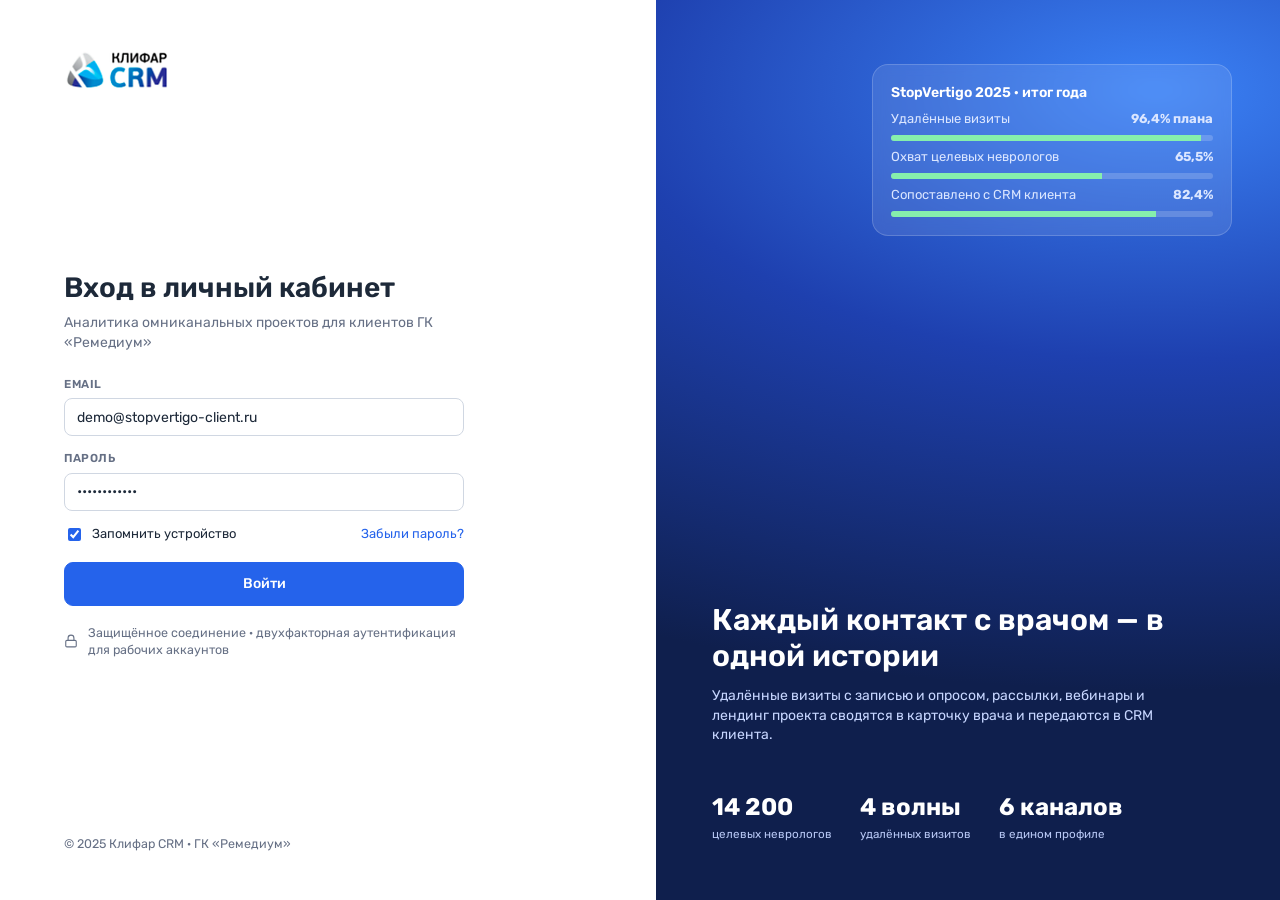
<file: index.html>
<!doctype html>
<html lang="ru">
<head>
<meta charset="utf-8">
<meta name="viewport" content="width=device-width, initial-scale=1">
<title>Клифар CRM · Личный кабинет клиента · StopVertigo 2025</title>
<link rel="icon" href="assets/favicon.png">
<link rel="preload" href="assets/fonts/rubik-cyrillic-400-normal.woff2" as="font" type="font/woff2" crossorigin>
<link rel="preload" href="assets/fonts/rubik-cyrillic-600-normal.woff2" as="font" type="font/woff2" crossorigin>
<link rel="stylesheet" href="assets/css/app.css">
</head>
<body>
<div id="app"><div style="font-family:system-ui,sans-serif;color:#667085;display:flex;align-items:center;justify-content:center;height:100vh">Загрузка кабинета…</div></div>
<script>
window.addEventListener('error',function(e){var a=document.getElementById('app');if(a&&!a.querySelector('.hdr,.login'))a.innerHTML='<div style="font-family:system-ui,sans-serif;padding:40px;color:#344054">Не удалось загрузить кабинет. Обновите страницу (Ctrl+F5) или откройте её в Chrome, Edge или Яндекс Браузере.<br><small style="color:#98a2b3">'+(e.message||'')+'</small></div>';});
</script>
<script src="assets/vendor/chart.umd.min.js"></script>
<script src="assets/js/audio-meta.js"></script>
<script src="assets/js/data.js"></script>
<script src="assets/js/email-tpl.js"></script>
<script src="assets/js/app.js"></script>
</body>
</html>
</file>
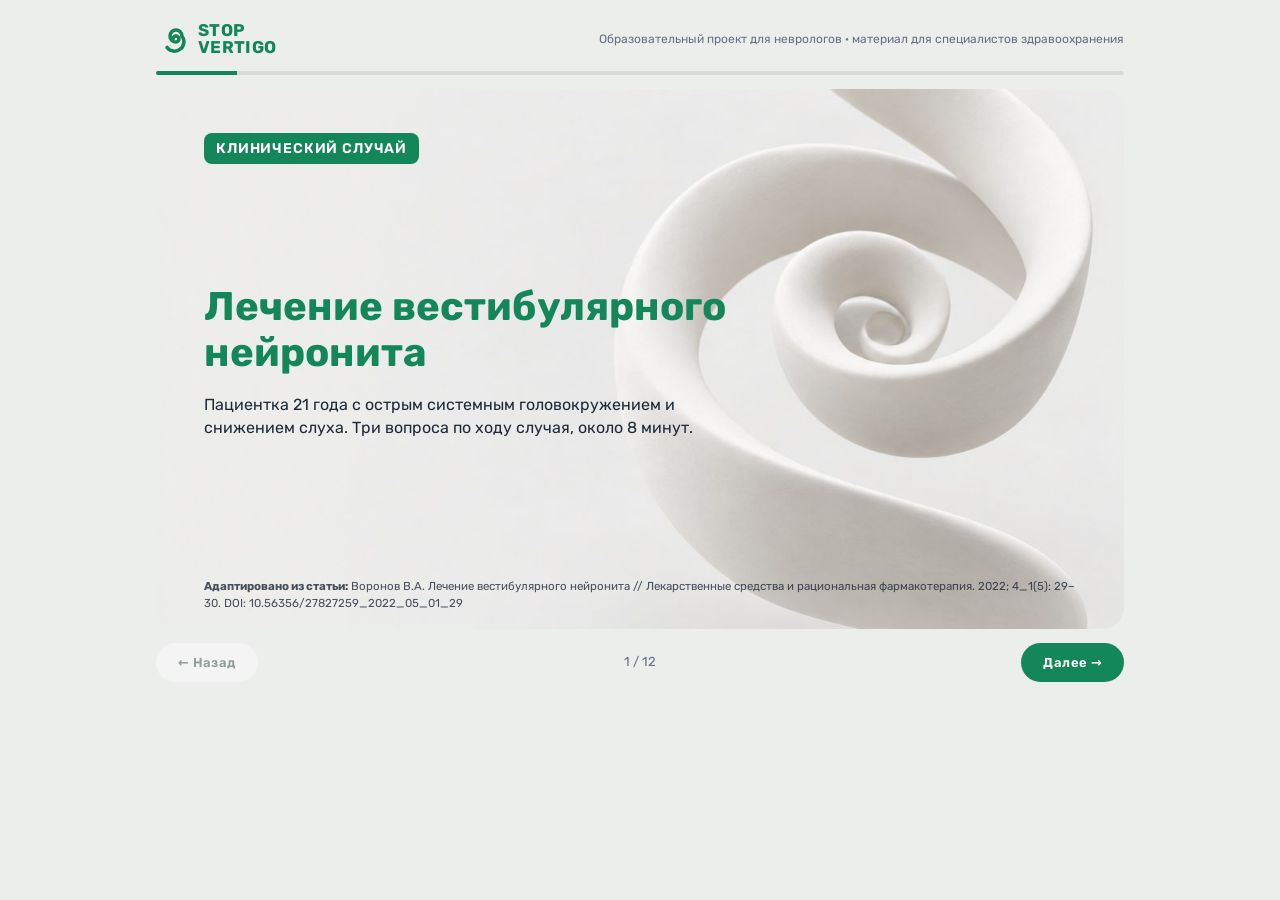
<file: case/index.html>
<!doctype html>
<html lang="ru">
<head>
<meta charset="utf-8">
<meta name="viewport" content="width=device-width,initial-scale=1">
<title>Клинический случай: лечение вестибулярного нейронита · StopVertigo</title>
<link rel="icon" href="../assets/favicon.png">
<link rel="stylesheet" href="../assets/css/app.css">
<style>
body{background:#eceeec;margin:0;font-family:Rubik,system-ui,sans-serif;color:#1d2939}
.cs-w{max-width:1000px;margin:0 auto;padding:22px 16px 40px}
.cs-top{display:flex;align-items:center;gap:14px;margin-bottom:14px}.cs-top .sp{flex:1}
.cs-top .sv-logo{color:#14875a}.cs-top small{color:#667085;font-size:12px}
.cs-prog{height:4px;background:#d7dcd8;border-radius:4px;overflow:hidden;margin-bottom:14px}.cs-prog i{display:block;height:100%;background:#14875a;transition:width .3s}
.slide{position:relative;border-radius:22px;overflow:hidden;min-height:540px;padding:44px 48px 64px;background:#2f8f66 url(../assets/img/swirl.jpg) right center/cover no-repeat;background-blend-mode:soft-light;color:#fff}
.slide.light{background-color:#f1f1f1;background-blend-mode:normal;color:#1d2939}
.slide h1{font-size:40px;line-height:1.15;color:#14875a;margin:120px 0 0;max-width:560px}
.slide .kick{font-size:14px;font-weight:600;letter-spacing:.06em;text-transform:uppercase;color:#fff;background:#14875a;display:inline-block;padding:6px 12px;border-radius:8px}
.slide h2{font-size:26px;margin:0 0 20px}
.slide .src{position:absolute;left:48px;right:48px;bottom:18px;font-size:11.5px;opacity:.8;line-height:1.4}
.panel{background:#f8f7f8;color:#1d2939;border-radius:20px;padding:26px 30px;max-width:860px}
.panel h3{color:#14875a;font-size:20px;text-transform:uppercase;margin:0 0 12px}
.panel ul{margin:0;padding-left:20px}.panel li{margin:6px 0;line-height:1.5;font-size:15.5px}
.panel li::marker{color:#14875a}
.bar{background:#14875a;color:#fff;border-radius:18px;padding:18px 26px;font-size:22px;font-weight:600;margin-bottom:16px;max-width:860px}
.opts{display:grid;gap:10px;margin-top:6px}
.opt{display:flex;gap:12px;align-items:center;background:#fff;border:2px solid #dfe5e1;border-radius:14px;padding:14px 16px;font-size:16px;cursor:pointer;text-align:left;color:#1d2939;font-family:inherit}
.opt:hover{border-color:#14875a}.opt b{flex:none;width:28px;height:28px;border-radius:50%;background:#e7f4ed;color:#14875a;display:grid;place-items:center;font-size:13px}
.opt.ok{border-color:#16a34a;background:#f0fdf4}.opt.bad{border-color:#dc2626;background:#fef2f2}.opt[disabled]{cursor:default}
.fb{margin-top:14px;display:none}.fb.on{display:block}
.fb .verdict{font-weight:700;font-size:17px;margin-bottom:8px}.fb .verdict.ok{color:#15803d}.fb .verdict.bad{color:#b91c1c}
.res{margin-top:12px;background:#e7f4ed;border-radius:12px;padding:12px 16px;font-size:15px}
.nav{display:flex;align-items:center;gap:10px;margin-top:14px}.nav .sp{flex:1}
.nb{border:0;border-radius:999px;padding:12px 22px;font:600 13px Rubik,system-ui;letter-spacing:.03em;cursor:pointer;background:#fff;color:#0f2a1f}
.nb.pr{background:#14875a;color:#fff}.nb[disabled]{opacity:.4;cursor:default}
.cnt{font-size:13px;color:#667085}
.score{font-size:46px;font-weight:700;color:#14875a;margin:6px 0}
@media (max-width:700px){.slide{padding:28px 20px 70px;min-height:600px;background-position:62% center}.slide h1{font-size:30px;margin-top:80px}.slide .src{left:20px;right:20px}}
</style>
</head>
<body>
<div class="cs-w">
  <div class="cs-top"><span class="sv-logo"><svg viewBox="0 0 40 40" fill="none" stroke="currentColor" stroke-width="4.2" stroke-linecap="round" style="width:34px;height:34px"><path d="M20 20a3.5 3.5 0 1 1 3.5 3.5A7 7 0 1 1 30.5 16.5 10.5 10.5 0 1 1 13 30"/></svg><b style="font-size:17px;line-height:1.02">STOP<br>VERTIGO</b></span><span class="sp"></span><small>Образовательный проект для неврологов · материал для специалистов здравоохранения</small></div>
  <div class="cs-prog"><i id="pg"></i></div>
  <div id="slide"></div>
  <div class="nav"><button class="nb" id="prev">← Назад</button><span class="sp"></span><span class="cnt" id="cnt"></span><span class="sp"></span><button class="nb pr" id="next">Далее →</button></div>
</div>
<script>
(function () {
  const SRC = 'Адаптировано из статьи: Воронов В.А. Лечение вестибулярного нейронита // Лекарственные средства и рациональная фармакотерапия. 2022; 4_1(5): 29–30. DOI: 10.56356/27827259_2022_05_01_29';
  const ul = a => '<ul>' + a.map(x => `<li>${x}</li>`).join('') + '</ul>';
  const S = [
    { light: true, html: `<span class="kick">Клинический случай</span><h1>Лечение вестибулярного нейронита</h1><p style="max-width:520px;margin-top:18px;font-size:16px">Пациентка 21 года с острым системным головокружением и снижением слуха. Три вопроса по ходу случая, около 8 минут.</p>`, src: '<b>' + SRC.replace(': ', ':</b> ') },
    { light: true, html: `<div class="bar">Головокружение — частая жалоба у пациентов разного возраста</div><div class="panel">${ul(['До 5–10% пациентов, обратившихся к врачу общей практики, и до 10–20% пациентов, пришедших к неврологу, жалуются именно на головокружение [1].', 'Хотя бы раз в течение жизни головокружение испытывают 20–30% людей; ежегодно головокружение возникает у 4,9% людей [1].', 'Головокружение — субъективный симптом, который сопровождает течение целого ряда заболеваний различных органов и систем организма [2].'])}</div>`, src: '1. Замерград М.В. Возрастные аспекты головокружений // Неврологический журнал. 2014. №3.<br>2. Веселаго О.В. Алгоритм диагностики головокружения // Нервные болезни. 2009. №3.' },
    { html: `<h2>Пациентка, 21 год</h2><div class="panel"><h3>Жалобы при обращении</h3>${ul(['Выраженное системное головокружение в любом положении головы, усиливающееся при попытке движения, перемене положения тела.', 'Шум в правом ухе по типу звона.', 'Снижение слуха на правое ухо.'])}</div>`, src: SRC },
    { html: `<h2>Пациентка, 21 год</h2><div class="panel"><h3>Анамнез заболевания</h3>${ul(['Заболела 5 дней назад (2 недели назад перенесла коронавирусную инфекцию).', 'В первый день вызвала скорую помощь, внутримышечно введён противорвотный препарат. Состояние не улучшилось, через 2 часа доставлена в неврологический стационар: осмотр невролога, КТ головного мозга (данных за ОНМК не получено), отпущена под амбулаторное наблюдение.', 'Назначен бетагистин. Состояние не улучшается, но тошнота снизилась.'])}<h3 style="margin-top:18px">Анамнез жизни</h3>${ul(['Работает медицинской сестрой.', 'Сахарный диабет 1-го типа (получает инсулин).', 'Вредных привычек нет.'])}</div>`, src: SRC },
    { html: `<h2>Пациентка, 21 год</h2><div class="panel"><h3>Неврологический статус</h3>${ul(['Ходит, широко расставляя ноги, заносит вправо.', 'Спонтанный горизонтальный нистагм влево II степени, подчиняется закону Александера. В очках Френзеля усиливается до III степени, при фиксации взора уменьшается до I. Импульс-тест положителен вправо.', 'Разворот в пробе Унтербергера вправо на 90°, проба выполнима только с поддержкой.', 'В пробе Ромберга диффузно неустойчива, шаткость усиливается при закрытых глазах.', 'Позиционные пробы Дикса–Холлпайка, МакКлюра–Паганини и Воронова–Бабияка — данных за ДППГ нет.', 'Плавное слежение и саккады не нарушены.', 'Аудиометрически — снижение слуха справа до 3-й степени по типу звуковосприятия.'])}</div>`, src: SRC },
    { q: { t: 'Вопрос 1. Какие обследования нужно провести для подтверждения диагноза?', o: ['Калорические пробы', 'МРТ головного мозга', 'Калорические пробы и МРТ'], ok: 0,
      fb: ul(['Диагноз вестибулярного нейронита основывается на клинической картине, результатах отоневрологического обследования и исключении других заболеваний.', 'Диагноз подтверждается калорической пробой, выявляющей вестибулярную гипо- или арефлексию на стороне поражения.', 'КТ и МРТ не обязательны при типичной клинической картине; МРТ рекомендуется, если у пациента есть факторы риска инсульта и симптомы не разрешаются в течение 48 часов.']) + '<div class="res"><b>Результаты:</b> слева калорический ответ нормальный, справа ни в тепловой, ни в холодовой пробе ответа нет — 100% гипорефлексия справа.</div>' }, src: 'Парфенов В.А. Вестибулярный нейронит // Медицинский совет. 2021;(2):31–36.' },
    { html: `<h2>Пациентка, 21 год</h2><div class="panel"><h3>Диагноз</h3><p style="font-size:16px;line-height:1.55;margin:0 0 10px"><b>H81.2</b> — Вестибулярный нейронит справа, стадия подавления (сочетание вестибулярного нейронита сосудистой этиологии и острой сенсоневральной тугоухости на одно ухо со значимой потерей слуха).</p><p style="font-size:16px;line-height:1.55;margin:0"><b>H90.4</b> — Острая правосторонняя сенсоневральная тугоухость. Субъективный ушной шум.</p></div>`, src: SRC },
    { light: true, html: `<div class="bar">Диагностика основывается на типичной клинической картине</div><div class="panel">${ul(['Острое и относительно длительное (от нескольких часов до нескольких суток) вестибулярное головокружение с неустойчивостью, горизонтальным или горизонтально-ротаторным спонтанным нистагмом, осциллопсией, тошнотой и рвотой [1, 2].', 'Заболеванию может предшествовать респираторная вирусная инфекция [2].', 'Симптомов поражения ствола или других отделов головного мозга нет [2].', 'Характерно соответствие нистагма закону Александера [1].', 'Диагноз подтверждают видеонистагмография, тест импульсного движения головой, шагающая проба Фукуда и калорическая проба [1, 3].'])}</div>`, src: '1. Самарцев И.Н., Живолупов С.А. Современные представления о вестибулярном нейроните // Известия Российской военно-медицинской академии. 2020. Т. 39, № S3-2.<br>2. Замерград М.В. Вестибулярный нейронит // РМЖ. 2008. Т. 16, № 12.  3. Демина К.А., Никитенко П.С. // Архивъ внутренней медицины. 2017. №5 (37).' },
    { q: { t: 'Вопрос 2. С какими заболеваниями следует проводить дифференциальную диагностику вестибулярного нейронита?', o: ['Острое нарушение мозгового кровообращения', 'Доброкачественное пароксизмальное позиционное головокружение', 'Болезнь Меньера', 'Новообразования', 'Все ответы верные'], ok: 4,
      fb: ul(['Лечение вестибулярного нейронита складывается из симптоматической терапии, направленной на уменьшение головокружения, тошноты и рвоты, и вестибулярной реабилитации, которая ускоряет компенсацию [1].', 'Метилпреднизолон в первые трое суток повышает частоту восстановления вестибулярной функции через год [2].', 'Противогерпетические препараты (отдельно или с метилпреднизолоном) восстановление не улучшают [2].']) }, src: '1. Baloh R.W. Clinical practice. Vestibular neuritis // N Engl J Med. 2003;348(11):1027–32.<br>2. Замерград М.В. Возрастные аспекты головокружений // Неврологический журнал. 2014. №3.' },
    { html: `<h2>Пациентка, 21 год</h2><div class="panel"><h3>Лечение</h3>${ul(['Лечение стационарное.', 'В связи с сахарным диабетом 1-го типа классическая терапия кортикостероидами невозможна.', 'Назначены сосудистая и метаболическая терапия, бетагистин 24 мг 2 раза в день.'])}<h3 style="margin-top:18px">Повторный осмотр через 10 дней</h3>${ul(['Спонтанный нистагм влево 0–I степени, при фиксации взора исчезает; импульс-тест сомнительный.', 'Разворот в пробе Унтербергера — 20°; в пробе Ромберга устойчива.', 'Слух справа улучшился до 2-й степени тугоухости; шум тише и ниже по частоте.', 'Гипорефлексия справа по калорической пробе — 67%: выше нормы, но для 10 дней терапии это очень хороший результат.'])}</div>`, src: SRC },
    { q: { t: 'Вопрос 3. Что важнее всего для восстановления на амбулаторном этапе?', o: ['Продолжать вестибулярные супрессанты до полного исчезновения головокружения', 'Как можно раньше начать вестибулярную реабилитацию', 'Строгий постельный режим до полного восстановления'], ok: 1,
      fb: ul(['Повреждения периферической вестибулярной системы, как правило, хорошо компенсируются; сохранность центральных механизмов компенсации повышает вероятность полного исчезновения головокружения и неустойчивости.', 'Эффективность компенсации значительно повышает вестибулярная гимнастика. Чем раньше начата реабилитация, тем она эффективнее.', 'Длительный приём вестибулярных супрессантов и ограничение движений замедляют компенсацию.']) }, src: 'Замерград М.В. Возрастные аспекты головокружений // Неврологический журнал. 2014. №3.' },
    { light: true, end: true },
  ];
  const A = {}; let i = 0;
  const el = document.getElementById('slide');
  function draw() {
    const s = S[i];
    let h = '';
    if (s.q) {
      const a = A[i];
      h = `<div class="bar" style="font-size:20px">${s.q.t}</div><div class="panel"><div class="opts">${s.q.o.map((o, k) => `<button class="opt ${a != null ? (k === s.q.ok ? 'ok' : k === a ? 'bad' : '') : ''}" data-o="${k}" ${a != null ? 'disabled' : ''}><b>${'АБВГД'[k]}</b>${o}</button>`).join('')}</div>
        <div class="fb ${a != null ? 'on' : ''}"><div class="verdict ${a === s.q.ok ? 'ok' : 'bad'}">${a === s.q.ok ? 'Вы ответили правильно' : 'Вы ответили неправильно'} · верно: ${s.q.o[s.q.ok]}</div>${s.q.fb}</div></div>`;
    } else if (s.end) {
      const qs = S.map((x, k) => x.q ? k : -1).filter(k => k >= 0); const ok = qs.filter(k => A[k] === S[k].q.ok).length;
      h = `<span class="kick">Итог</span><div class="panel" style="margin-top:60px;max-width:560px"><div>Ваш результат</div><div class="score">${ok} из ${qs.length}</div><p style="font-size:15px;line-height:1.55;margin:0">Вестибулярный нейронит — диагноз клинический: острое длительное головокружение, нистагм по закону Александера, положительный импульс-тест и отсутствие стволовой симптоматики. Подтверждение — калорическая проба. Ключ к восстановлению — ранняя вестибулярная реабилитация.</p><p style="margin:14px 0 0;font-size:13px;color:#667085">За прохождение случая начислено 2 балла проекта.</p></div>`;
    } else h = s.html;
    el.innerHTML = `<div class="slide ${s.light ? 'light' : ''}">${h}${s.src ? `<div class="src">${s.src}</div>` : ''}</div>`;
    el.querySelectorAll('[data-o]').forEach(b => b.addEventListener('click', () => { A[i] = +b.dataset.o; draw(); }));
    document.getElementById('pg').style.width = ((i + 1) / S.length * 100) + '%';
    document.getElementById('cnt').textContent = `${i + 1} / ${S.length}`;
    document.getElementById('prev').disabled = i === 0;
    const nx = document.getElementById('next');
    nx.disabled = !!(s.q && A[i] == null); nx.textContent = i === S.length - 1 ? 'Пройти заново' : (s.q && A[i] == null ? 'Выберите ответ' : 'Далее →');
  }
  document.getElementById('prev').onclick = () => { if (i > 0) { i--; draw(); } };
  document.getElementById('next').onclick = () => { if (i === S.length - 1) { for (const k in A) delete A[k]; i = 0; } else i++; draw(); window.scrollTo(0, 0); };
  document.addEventListener('keydown', e => { if (e.key === 'ArrowRight' && !document.getElementById('next').disabled) document.getElementById('next').click(); if (e.key === 'ArrowLeft') document.getElementById('prev').click(); });
  draw();
})();
</script>
</body>
</html>
</file>
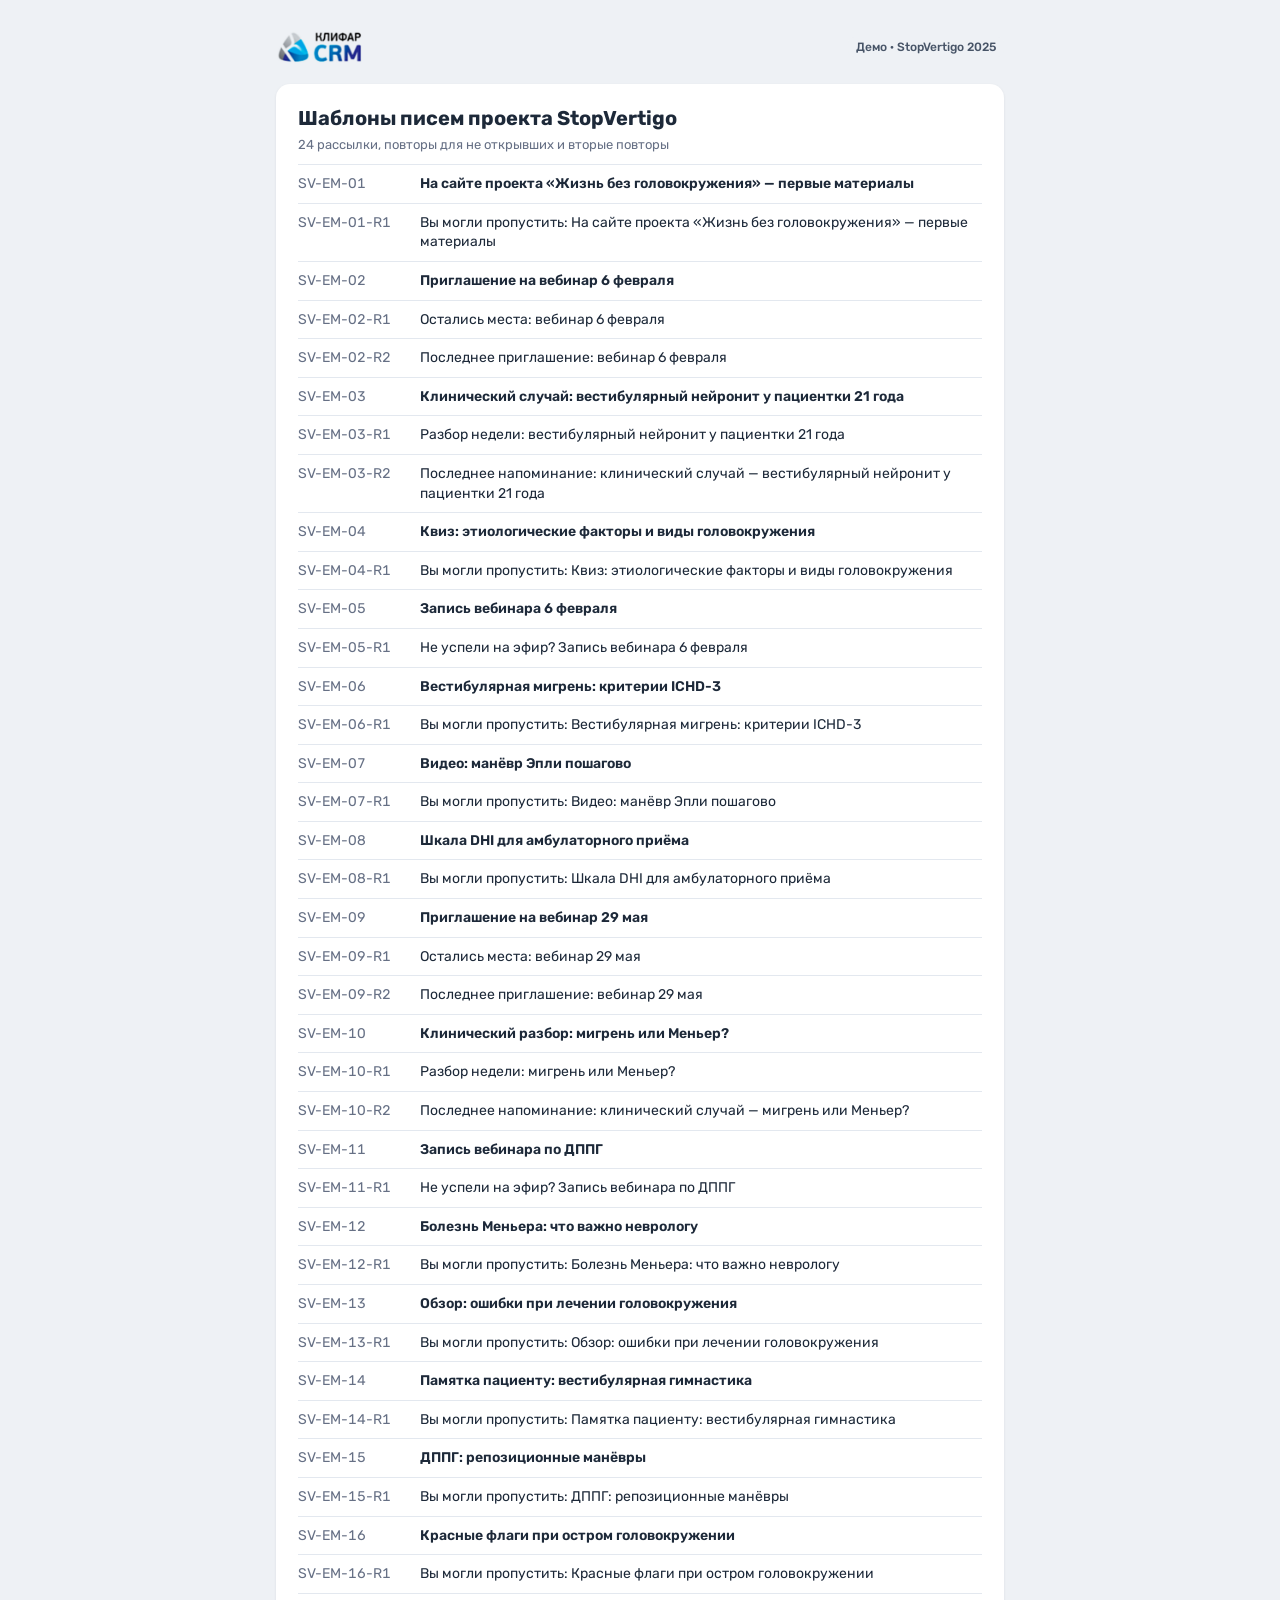
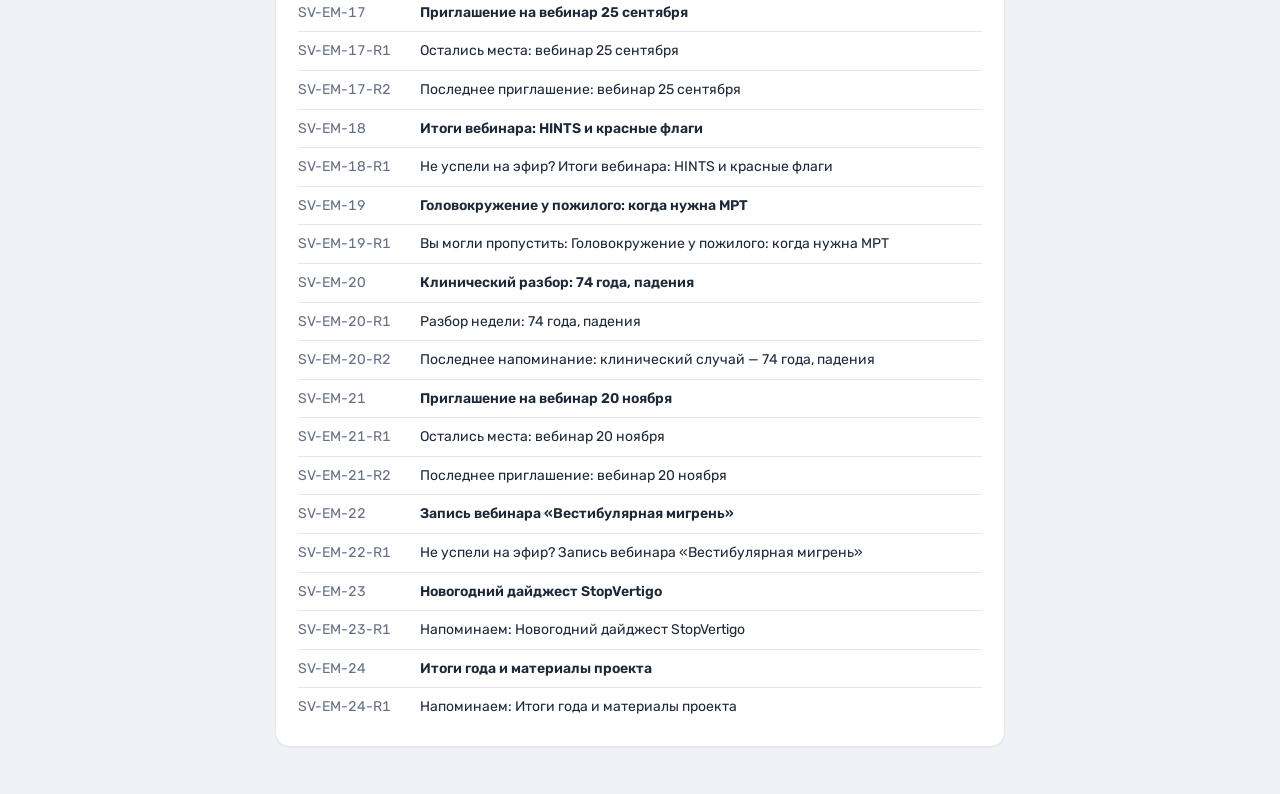
<file: templates/index.html>
<!doctype html>
<html lang="ru">
<head>
<meta charset="utf-8">
<meta name="viewport" content="width=device-width,initial-scale=1">
<title>Шаблоны писем · StopVertigo · Клифар CRM</title>
<link rel="icon" href="../assets/favicon.png">
<link rel="stylesheet" href="../assets/css/app.css">
<style>
body{background:#eef1f5;margin:0}
.tp-w{max-width:760px;margin:0 auto;padding:28px 16px 48px}
.tp-top{display:flex;align-items:center;gap:14px;margin-bottom:18px}
.tp-top img{height:38px;mix-blend-mode:multiply}.tp-top .sp{flex:1}
.tp-card{background:#fff;border-radius:14px;padding:20px 22px;box-shadow:0 1px 3px rgba(16,24,40,.08)}
.tp-card h1{font-size:20px;margin:0 0 4px}
.tp-list a{display:flex;gap:12px;padding:9px 0;border-top:1px solid var(--line);color:inherit;text-decoration:none;font-size:14px}
.tp-list a:hover b{color:#1d4ed8}.tp-list span{color:#667085;min-width:110px}
.tp-nav{display:flex;gap:8px;margin-top:14px;font-size:13px}.tp-nav a{color:#1d4ed8}
</style>
</head>
<body>
<div class="tp-w" id="tp"></div>
<script>window.AUDIO_META = {}; window.EMAIL_TPL_ROOT = '../';</script>
<script src="../assets/js/data.js"></script>
<script src="../assets/js/email-tpl.js"></script>
<script>
(function () {
  const DB = window.DB, el = document.getElementById('tp');
  const fmt = n => Math.round(n).toLocaleString('ru-RU');
  const d2 = d => String(d.getDate()).padStart(2, '0') + '.' + String(d.getMonth() + 1).padStart(2, '0') + '.' + d.getFullYear();
  const t2 = d => String(d.getHours()).padStart(2, '0') + ':' + String(d.getMinutes()).padStart(2, '0');
  const top = `<div class="tp-top"><img src="../assets/logo.png" alt="Клифар CRM"><span class="sp"></span><span class="tag">Демо · StopVertigo 2025</span></div>`;
  const code = new URLSearchParams(location.search).get('t');
  const all = []; DB.EMAILS.forEach(e => e.sends.forEach(m => all.push([e, m.k])));
  const hit = all.find(([e, k]) => e.sends[k].tpl === code);
  if (!hit) {
    el.innerHTML = top + `<div class="tp-card"><h1>Шаблоны писем проекта StopVertigo</h1><div class="muted" style="font-size:13px;margin-bottom:10px">24 рассылки, повторы для не открывших и вторые повторы</div><div class="tp-list">${all.map(([e, k]) => { const m = e.sends[k]; return `<a href="?t=${m.tpl}"><span class="num">${m.tpl}</span><b style="font-weight:${k ? 400 : 600}">${m.subject}</b></a>`; }).join('')}</div></div>`;
    document.title = 'Шаблоны писем · StopVertigo'; return;
  }
  const [e, k] = hit; const m = e.sends[k]; const r = k > 0;
  document.title = m.tpl + ' · ' + m.subject;
  const i = all.indexOf(hit), prev = all[i - 1], next = all[i + 1];
  const tc = x => x ? x[0].sends[x[1]].tpl : '';
  el.innerHTML = top + `<div class="tp-card">
    <h1>Шаблон ${m.tpl}${r ? ' · ' + m.label.toLowerCase() : ''}</h1>
    <div class="em-meta" style="margin-top:10px"><div><span>От</span><b>Проект StopVertigo &lt;info@stopvertigo.ru&gt;</b></div><div><span>Тема</span><b>${m.subject}</b></div><div><span>Прехедер</span>${EMAIL_TPL.pre(k)}</div><div><span>Отправка</span>${d2(m.date)} в ${t2(m.date)} · ${fmt(m.sent)} получателей${m.k === 2 ? ' · не открывшие ни основное письмо, ни повтор 1' : m.k === 1 ? ' · не открывшие основное письмо' : ''}</div></div>
    ${EMAIL_TPL.render(e, k)}
    <div class="tp-nav">${prev ? `<a href="?t=${tc(prev)}">← ${tc(prev)}</a>` : ''}<span style="flex:1"></span><a href="index.html">Все шаблоны</a><span style="flex:1"></span>${next ? `<a href="?t=${tc(next)}">${tc(next)} →</a>` : ''}</div>
  </div>`;
  el.querySelectorAll('[data-lk]').forEach(a => a.addEventListener('click', ev => ev.preventDefault()));
})();
</script>
</body>
</html>
</file>
<file: assets/css/app.css>
@font-face{font-family:Rubik;src:url(../fonts/rubik-cyrillic-400-normal.woff2) format('woff2');font-weight:400;unicode-range:U+0301,U+0400-045F,U+0490-0491,U+04B0-04B1,U+2116}
@font-face{font-family:Rubik;src:url(../fonts/rubik-latin-400-normal.woff2) format('woff2');font-weight:400;unicode-range:U+0000-00FF,U+2000-206F,U+20AC,U+2122,U+2190-2199}
@font-face{font-family:Rubik;src:url(../fonts/rubik-cyrillic-500-normal.woff2) format('woff2');font-weight:500;unicode-range:U+0301,U+0400-045F,U+0490-0491,U+04B0-04B1,U+2116}
@font-face{font-family:Rubik;src:url(../fonts/rubik-latin-500-normal.woff2) format('woff2');font-weight:500;unicode-range:U+0000-00FF,U+2000-206F,U+20AC,U+2122,U+2190-2199}
@font-face{font-family:Rubik;src:url(../fonts/rubik-cyrillic-600-normal.woff2) format('woff2');font-weight:600;unicode-range:U+0301,U+0400-045F,U+0490-0491,U+04B0-04B1,U+2116}
@font-face{font-family:Rubik;src:url(../fonts/rubik-latin-600-normal.woff2) format('woff2');font-weight:600;unicode-range:U+0000-00FF,U+2000-206F,U+20AC,U+2122,U+2190-2199}
@font-face{font-family:Rubik;src:url(../fonts/rubik-cyrillic-700-normal.woff2) format('woff2');font-weight:700;unicode-range:U+0301,U+0400-045F,U+0490-0491,U+04B0-04B1,U+2116}
@font-face{font-family:Rubik;src:url(../fonts/rubik-latin-700-normal.woff2) format('woff2');font-weight:700;unicode-range:U+0000-00FF,U+2000-206F,U+20AC,U+2122,U+2190-2199}

:root{
  --bg:#eef2f7; --card:#fff; --line:#e3e8ef; --line2:#eef1f5; --ink:#1d2939; --ink2:#344054; --muted:#667085; --muted2:#98a2b3;
  --blue:#2563eb; --blue-d:#1d4ed8; --blue-l:#dbe7ff; --blue-50:#eff4ff;
  --green:#16a34a; --green-d:#166534; --green-l:#dcfce7; --red:#dc2626; --red-l:#fee2e2; --amber:#d97706; --amber-l:#fef3c7;
  --violet:#7c5cf0; --violet-l:#ede9fe; --pink:#db2777; --pink-l:#fce7f3; --teal:#4b9b98; --navy:#3d7ab8;
  --r:12px; --sh:0 1px 2px rgba(16,24,40,.04),0 1px 3px rgba(16,24,40,.06);
}
*{box-sizing:border-box}
html,body{margin:0;height:100%}
body{font-family:Rubik,system-ui,-apple-system,"Segoe UI",sans-serif;background:var(--bg);color:var(--ink);font-size:14px;line-height:1.4;-webkit-font-smoothing:antialiased}
button,input,select{font:inherit;color:inherit}
button{cursor:pointer}
a{color:var(--blue);text-decoration:none}
.num{font-variant-numeric:tabular-nums}
svg.i{width:18px;height:18px;flex:none;stroke:currentColor;fill:none;stroke-width:1.9;stroke-linecap:round;stroke-linejoin:round}
svg.i.sm{width:14px;height:14px}
svg.i.lg{width:22px;height:22px}

/* header */
.hdr{position:sticky;top:0;z-index:40;background:#fff;border-bottom:1px solid var(--line);height:60px;display:flex;align-items:center;padding:0 28px;gap:26px}
.logo{display:flex;align-items:center;height:44px;flex:none}
.logo img{height:40px;width:auto;display:block}
.nav{display:flex;gap:4px;height:100%;align-items:stretch;flex:1;min-width:0}
.nav a{display:flex;align-items:center;gap:8px;padding:0 12px;color:var(--ink2);font-size:15px;white-space:nowrap;border-bottom:2px solid transparent;margin-bottom:-1px}
.nav a:hover{color:var(--blue)}
.nav a.on{color:var(--blue);font-weight:500;border-bottom-color:var(--blue)}
.hdr-r{display:flex;align-items:center;gap:16px;flex:none}
.acct{color:var(--muted);font-size:14px;white-space:nowrap}
.acct b{color:var(--ink);font-weight:600}
.demo-pill{font-size:11px;font-weight:600;letter-spacing:.04em;text-transform:uppercase;color:#b45309;background:#fff7e6;border:1px solid #fde4b0;padding:3px 8px;border-radius:999px}
.ibtn{position:relative;width:38px;height:38px;border-radius:10px;border:0;background:transparent;display:grid;place-items:center;color:var(--ink2)}
.ibtn:hover{background:var(--bg)}
.ibtn .dot{position:absolute;top:3px;right:3px;min-width:17px;height:17px;border-radius:9px;background:#ef4444;color:#fff;font-size:10.5px;font-weight:600;display:grid;place-items:center;padding:0 4px;border:2px solid #fff}
.user-btn{color:var(--blue)}

.pop{position:absolute;top:calc(100% + 8px);right:0;background:#fff;border:1px solid var(--line);border-radius:12px;box-shadow:0 12px 32px rgba(16,24,40,.14);z-index:60;min-width:260px;padding:6px;display:none}
.pop.open{display:block;animation:pop .14s ease-out}
@keyframes pop{from{opacity:0;transform:translateY(-4px)}to{opacity:1;transform:none}}
.notif{width:380px;padding:0}
.notif h4{margin:0;padding:14px 16px 10px;font-size:14px;display:flex;justify-content:space-between;align-items:center;border-bottom:1px solid var(--line2)}
.notif h4 a{font-weight:400;font-size:13px}
.ni{display:flex;gap:12px;padding:12px 16px;border-bottom:1px solid var(--line2);cursor:pointer}
.ni:hover{background:#f8fafc}
.ni:last-child{border-bottom:0}
.ni .ic{width:32px;height:32px;border-radius:9px;display:grid;place-items:center;flex:none}
.ni b{font-weight:500;display:block;font-size:13.5px}
.ni small{color:var(--muted);font-size:12.5px}
.ni.unread{background:#f6f9ff}
.menu-i{display:flex;gap:10px;align-items:center;padding:9px 10px;border-radius:8px;cursor:pointer;color:var(--ink2);font-size:14px}
.menu-i:hover{background:var(--bg)}
.menu-h{padding:10px 10px 8px;border-bottom:1px solid var(--line2);margin-bottom:4px}
.menu-h b{display:block;font-weight:600}
.menu-h small{color:var(--muted)}

/* layout */
.main{padding:18px 28px 36px;max-width:1720px;margin:0 auto}
.crumbs{display:flex;justify-content:space-between;align-items:center;margin:2px 0 14px;font-size:12.5px;color:var(--muted)}
.crumbs .t{font-weight:600;letter-spacing:.04em;text-transform:uppercase;color:#4b5565}
.crumbs .t a{color:inherit}
.crumbs .t a:hover{color:var(--blue)}
.crumbs .r{display:flex;gap:8px;align-items:center}
.card{background:var(--card);border-radius:var(--r);box-shadow:var(--sh);padding:18px 18px}
.card h3{margin:0;font-size:16px;font-weight:600;display:flex;align-items:center;gap:6px}
.card .sub{color:var(--muted);font-size:13px;margin-top:2px}
.card-h{display:flex;justify-content:space-between;align-items:flex-start;gap:12px;margin-bottom:12px}
.grid{display:grid;gap:14px}
.g6{grid-template-columns:repeat(6,minmax(0,1fr))}
.g5{grid-template-columns:repeat(5,minmax(0,1fr))}
.g4{grid-template-columns:repeat(4,minmax(0,1fr))}
.g3{grid-template-columns:repeat(3,minmax(0,1fr))}
.g2{grid-template-columns:repeat(2,minmax(0,1fr))}
.mt{margin-top:14px}
.link{color:var(--blue);cursor:pointer;background:none;border:0;padding:0;font-size:13px}
.link:hover{text-decoration:underline}
.qm{width:20px;height:20px;border-radius:50%;border:1.6px solid var(--ink2);display:inline-grid;place-items:center;font-size:12px;font-weight:600;color:var(--ink2);cursor:help;background:#fff;flex:none;position:relative}
.qm:hover{border-color:var(--blue);color:var(--blue)}

/* KPI */
.kpi{position:relative;padding:16px 16px 14px;cursor:pointer;transition:box-shadow .15s,transform .15s;min-height:122px;display:flex;flex-direction:column}
.kpi:hover{box-shadow:0 6px 18px rgba(16,24,40,.08);transform:translateY(-1px)}
.kpi .k-t{font-weight:600;font-size:15px;line-height:1.2}
.kpi .k-s{color:var(--muted);font-size:13px;margin-top:2px}
.kpi .k-v{font-size:26px;font-weight:600;margin-top:auto;padding-top:10px;letter-spacing:-.01em}
.kpi .k-f{font-size:12.5px;color:var(--muted);margin-top:4px;padding-right:26px}
.kpi .k-f b,.g{color:var(--green);font-weight:600}
.kpi .badge-ic{position:absolute;right:14px;top:14px;width:42px;height:42px;border-radius:11px;display:grid;place-items:center}
.kpi .qm{position:absolute;right:14px;bottom:12px}
.kpi.compact{min-height:96px}
.kpi.compact .k-v{font-size:24px;padding-top:6px}
.c-red{background:#fde2e2;color:#ef4444}.c-blue{background:#dfe9ff;color:#2f6bea}.c-amber{background:#fdeec5;color:#d48806}
.c-pink{background:#fbe1f1;color:#d63a9a}.c-violet{background:#e9e4fd;color:#7b61ef}.c-green{background:#d7f5e1;color:#1fa45a}.c-teal{background:#d8f1ef;color:#2b8f88}.c-gray{background:#eef1f5;color:#667085}

/* tables */
table{width:100%;border-collapse:collapse}
th{font-weight:500;color:var(--ink2);text-align:left;font-size:13px;padding:8px 8px;border-bottom:1px solid var(--line)}
td{padding:9px 8px;border-bottom:1px solid var(--line2);font-size:14px;vertical-align:middle}
tr.click{cursor:pointer}
tr.click:hover td{background:#f8fafc}
th.r,td.r{text-align:right}
th.sortable{cursor:pointer;user-select:none}
th.sortable:hover{color:var(--blue)}
.tag{display:inline-flex;align-items:center;gap:4px;font-size:12px;font-weight:500;padding:2px 8px;border-radius:6px;background:#eef1f5;color:#475467;white-space:nowrap}
.tag.green{background:#dcfce7;color:#166534}.tag.amber{background:#fef3c7;color:#92400e}.tag.red{background:#fee2e2;color:#b91c1c}
.tag.blue{background:#dfe9ff;color:#1d4ed8}.tag.violet{background:#ede9fe;color:#6d28d9}.tag.dark{background:#1d2939;color:#fff}
.tag.gray{background:#f2f4f7;color:#667085}

/* buttons, inputs */
.btn{display:inline-flex;align-items:center;gap:8px;height:38px;padding:0 16px;border-radius:9px;border:1px solid var(--line);background:#fff;font-weight:500;color:var(--ink2);white-space:nowrap}
.btn:hover{border-color:#c9d3e0;background:#fafbfd}
.btn.pri{background:var(--blue);border-color:var(--blue);color:#fff}
.btn.pri:hover{background:var(--blue-d)}
.btn.out{border-color:#93b4f7;color:var(--blue)}
.btn.sm{height:32px;padding:0 12px;font-size:13px}
.btn:disabled{opacity:.6;cursor:default}
.fbar{display:flex;gap:12px;align-items:flex-end;flex-wrap:wrap}
.fld{display:flex;flex-direction:column;gap:6px;min-width:0}
.fld label{font-size:11.5px;font-weight:600;letter-spacing:.05em;text-transform:uppercase;color:var(--muted)}
.sel{position:relative}
.sel-btn{height:38px;border:1px solid #d0d7e2;border-radius:8px;background:#fff;display:flex;align-items:center;justify-content:space-between;gap:8px;padding:0 10px 0 12px;width:100%;text-align:left;white-space:nowrap;overflow:hidden}
.sel-btn span{overflow:hidden;text-overflow:ellipsis}
.sel-btn:hover{border-color:#a8b5c8}
.sel .pop{left:0;right:auto;min-width:100%;max-height:340px;overflow:auto}
.opt{display:flex;align-items:center;gap:10px;padding:8px 10px;border-radius:7px;cursor:pointer;font-size:14px;white-space:nowrap}
.opt:hover{background:var(--bg)}
.opt.on{color:var(--blue);font-weight:500}
.cb{width:16px;height:16px;border:1.5px solid #b8c2d1;border-radius:4px;display:grid;place-items:center;flex:none}
.opt.on .cb{background:var(--blue);border-color:var(--blue)}
.opt.on .cb::after{content:'';width:8px;height:4px;border-left:2px solid #fff;border-bottom:2px solid #fff;transform:rotate(-45deg) translate(1px,-1px)}
.sel-search{padding:6px 6px 8px;border-bottom:1px solid var(--line2);margin-bottom:4px;position:sticky;top:-6px;background:#fff}
.inp{height:38px;border:1px solid #d0d7e2;border-radius:8px;padding:0 12px;background:#fff;width:100%;outline:none}
.inp:focus,.sel-btn:focus{border-color:var(--blue);box-shadow:0 0 0 3px rgba(37,99,235,.12);outline:none}
.search-box{position:relative}
.search-box svg{position:absolute;left:10px;top:10px;color:var(--muted2)}
.search-box .inp{padding-left:34px}
.daterow{display:flex;gap:6px;align-items:center;padding:8px 10px}
.daterow input{height:34px;border:1px solid #d0d7e2;border-radius:7px;padding:0 8px}
.seg{display:inline-flex;background:#f2f4f7;border-radius:9px;padding:3px;gap:2px}
.seg button{border:0;background:transparent;padding:6px 12px;border-radius:7px;font-size:13px;color:var(--ink2)}
.seg button.on{background:#fff;box-shadow:0 1px 2px rgba(16,24,40,.1);font-weight:500;color:var(--ink)}
.chips{display:flex;gap:8px;flex-wrap:wrap}
.chip{border:1px solid var(--line);background:#fff;border-radius:8px;padding:6px 12px;font-size:13.5px;color:var(--ink2)}
.chip:hover{border-color:#b6c3d6}
.chip.on{background:var(--blue);border-color:var(--blue);color:#fff;font-weight:500}

/* bars */
.hbar{display:grid;grid-template-columns:180px 1fr 48px;gap:10px;align-items:center;font-size:13.5px;margin:4px 0}
.hbar .tr{height:13px;background:#eef1f5;border-radius:4px;overflow:hidden}
.hbar .fl{height:100%;border-radius:4px;transition:width .5s cubic-bezier(.2,.7,.2,1)}
.hbar .pv{text-align:right;font-weight:600}
.q-t{font-weight:600;font-size:14px;margin:12px 0 6px}
.funnel .row{display:grid;grid-template-columns:150px 1fr;gap:12px;align-items:center;margin:7px 0;cursor:pointer}
.funnel .row:hover .lbl{color:var(--blue)}
.funnel .lbl{font-size:13.5px;color:var(--ink2)}
.funnel .tr{height:20px;background:#eef1f5;border-radius:5px;position:relative;overflow:hidden}
.funnel .fl{height:100%;border-radius:5px;display:flex;justify-content:flex-end;align-items:center;padding-right:8px;color:#fff;font-weight:600;font-size:12.5px;transition:width .6s cubic-bezier(.2,.7,.2,1)}
.mini{border:1px solid var(--line);border-radius:10px;padding:10px 12px;background:#fafbfc}
.mini .l{font-size:11px;font-weight:600;letter-spacing:.05em;text-transform:uppercase;color:var(--muted)}
.mini .v{font-weight:600;font-size:15px;margin-top:3px}
.plan-bar{height:8px;border-radius:4px;background:#e5e7eb;position:relative;overflow:hidden}
.plan-bar i{position:absolute;left:0;top:0;bottom:0;background:#166534;border-radius:4px}
.plan-leg{font-size:11.5px;color:var(--ink2);margin-top:4px;display:flex;gap:10px}
.plan-leg span::before{content:'●';margin-right:3px;color:#166534}
.plan-leg span+span::before{color:#d1d5db}

/* recordings */
.playb{width:26px;height:26px;border-radius:50%;border:0;background:#eef2f7;color:var(--blue);display:grid;place-items:center}
.playb:hover{background:var(--blue-l)}
.playb.on{background:var(--blue);color:#fff}
.playb svg{width:11px;height:11px}
.playb[disabled]{opacity:.35;cursor:not-allowed}
tr.exp td{background:#f4f7fc}
.player{display:flex;align-items:center;gap:14px;padding:4px 0 2px}
.wave{flex:1;height:34px;display:flex;align-items:center;gap:2px;cursor:pointer;max-width:420px}
.wave i{flex:1;background:#c7d5ee;border-radius:2px;min-width:2px}
.wave i.p{background:var(--blue)}
.ptime{font-size:13px;color:var(--muted);white-space:nowrap}
.rv{display:inline-flex;gap:5px;align-items:center;font-size:12.5px;font-weight:600;color:var(--blue-d);background:#e3ecff;padding:3px 9px;border-radius:7px}
.pmeta{font-size:13px;color:var(--ink2);margin-top:6px}
.speed{border:1px solid var(--line);background:#fff;border-radius:6px;font-size:12px;padding:2px 7px}

.pager{display:flex;justify-content:space-between;align-items:center;margin-top:10px;font-size:13px;color:var(--muted)}
.pager .pg{display:flex;gap:4px}
.pager button{min-width:30px;height:30px;border:1px solid var(--line);background:#fff;border-radius:7px;font-size:13px}
.pager button.on{background:var(--blue);color:#fff;border-color:var(--blue)}
.pager button:disabled{opacity:.4;cursor:default}

/* doctor */
.dhead{background:linear-gradient(180deg,#f4f8ff,#fff 70%);}
.dhead h1{font-size:24px;font-weight:600;margin:8px 0 2px}
.dhead .meta{color:var(--muted);font-size:14px}
.facts{display:grid;grid-template-columns:repeat(6,1fr);gap:10px;margin-top:14px}
.fact{border:1px solid var(--line);border-radius:10px;padding:9px 12px;background:#fff}
.fact .l{font-size:11px;font-weight:600;letter-spacing:.05em;text-transform:uppercase;color:var(--muted)}
.fact .v{font-weight:600;margin-top:3px;font-size:14.5px}
.idbox{border:1px solid var(--line);border-radius:10px;padding:10px 12px;margin-bottom:10px;background:#fafbfc}
.idbox .l{font-size:11px;font-weight:600;letter-spacing:.05em;text-transform:uppercase;color:var(--muted)}
.idbox .v{font-weight:600;font-size:15px;margin-top:3px}
.idbox.ok{border-color:#86efac;background:#f0fdf4}
.idbox.warn{border-color:#fcd34d;background:#fffbeb}
.cons{display:flex;gap:12px;padding:10px 0;border-bottom:1px solid var(--line2)}
.cons:last-child{border:0}
.cons .ci{width:22px;height:22px;border-radius:50%;display:grid;place-items:center;flex:none;margin-top:1px}
.cons b{font-weight:600;display:block}
.cons small{color:var(--muted);font-size:12.5px}
.act{display:flex;gap:12px;align-items:center;border:1px solid var(--line);border-radius:10px;padding:10px 12px;cursor:pointer}
.act:hover{border-color:#b9c7dc}
.act .ic{width:36px;height:36px;border-radius:9px;display:grid;place-items:center;flex:none}
.act .l{font-size:11px;font-weight:600;letter-spacing:.05em;text-transform:uppercase;color:var(--muted)}
.act .v{font-weight:600;font-size:15px}
.act small{color:var(--muted);font-size:12.5px}
.tabs{display:flex;gap:2px;background:#f2f4f7;border-radius:10px;padding:3px}
.tabs button{border:0;background:transparent;padding:7px 14px;border-radius:8px;font-size:13.5px}
.tabs button.on{background:#fff;box-shadow:0 1px 2px rgba(16,24,40,.1);font-weight:500}
.tl{position:relative;margin-top:8px}
.tl-i{display:grid;grid-template-columns:82px 40px 1fr;gap:10px;align-items:flex-start;margin-bottom:8px}
.tl-d{text-align:right;font-weight:600;font-size:13px;padding-top:8px}
.tl-d small{display:block;color:var(--muted);font-weight:400}
.tl-ic{width:34px;height:34px;border-radius:50%;display:grid;place-items:center;margin-top:4px;position:relative;z-index:1}
.tl-ic svg{width:16px;height:16px}
.tl-line{position:absolute;left:111px;top:20px;bottom:20px;width:2px;background:#dbe5f3}
.tl-c{border:1px solid var(--line);border-radius:10px;padding:9px 12px;background:#fff}
.tl-c b{font-weight:600;display:block}
.tl-c .d{font-size:13px;color:var(--ink2);margin-top:2px}
.tl-c .x{display:flex;gap:6px;margin-top:6px;flex-wrap:wrap}
.tl-c.planned{border-style:dashed;border-color:#93b4f7;background:#f6f9ff}
.path{display:flex;justify-content:space-between;position:relative;margin:16px 6px 4px}
.path::before{content:'';position:absolute;left:24px;right:24px;top:17px;height:2px;background:#cfdbee}
.step{text-align:center;position:relative;z-index:1;width:60px}
.step .c{width:36px;height:36px;border-radius:50%;margin:0 auto;display:grid;place-items:center;background:#e5e7eb;color:#98a2b3}
.step .c.done{background:var(--blue);color:#fff;box-shadow:0 0 0 4px #dbe7ff}
.step .c.miss{background:#fff;border:2px dashed #f59e0b;color:#d97706}
.step b{display:block;font-size:13px;margin-top:8px;font-weight:600}
.step small{color:var(--muted);font-size:12px}
.prog{height:8px;border-radius:5px;background:#e6f7ec;overflow:hidden}
.prog i{display:block;height:100%;background:linear-gradient(90deg,#86efac,#22c55e)}
.answers .a{padding:7px 0;border-bottom:1px solid var(--line2)}
.answers .a small{color:var(--muted);font-size:13px}
.answers .a b{display:block;font-weight:600}
.bigplay{width:34px;height:34px;border-radius:50%;background:var(--blue);color:#fff;border:0;display:grid;place-items:center;flex:none}
.bigplay svg{width:13px;height:13px}
.ptrack{flex:1;height:5px;border-radius:3px;background:#e5eaf2;position:relative;cursor:pointer}
.ptrack i{position:absolute;left:0;top:0;bottom:0;background:var(--blue);border-radius:3px}

/* login */
.login{min-height:100vh;display:grid;grid-template-columns:1.05fr 1fr;background:#fff}
.login .l{padding:48px 64px;display:flex;flex-direction:column}
.login .l form{margin:auto 0;max-width:400px;width:100%}
.login h1{font-size:28px;margin:0 0 6px;font-weight:600}
.login p{color:var(--muted);margin:0 0 24px}
.login .fld{margin-bottom:14px}
.login .r{background:radial-gradient(1200px 600px at 80% 10%,#3b82f6 0%,#1e40af 45%,#0f1f4d 100%);color:#fff;padding:56px;display:flex;flex-direction:column;justify-content:flex-end;position:relative;overflow:hidden}
.login .r h2{font-size:30px;line-height:1.2;margin:0 0 12px;font-weight:600;max-width:520px}
.login .r p{color:#c7d6ff;max-width:480px}
.lstats{display:flex;gap:28px;margin-top:22px}
.lstats b{display:block;font-size:24px}
.lstats small{color:#b8c8f5}
.glass{position:absolute;right:48px;top:64px;width:360px;background:rgba(255,255,255,.1);border:1px solid rgba(255,255,255,.18);border-radius:16px;padding:18px;backdrop-filter:blur(6px)}
.glass .row{display:flex;justify-content:space-between;font-size:13px;color:#dbe6ff;margin:7px 0}
.glass .bar{height:6px;background:rgba(255,255,255,.18);border-radius:3px;overflow:hidden;margin-top:4px}
.glass .bar i{display:block;height:100%;background:#86efac}

/* misc */
.skel{background:linear-gradient(90deg,#eef1f5 25%,#f6f8fb 50%,#eef1f5 75%);background-size:200% 100%;animation:sk 1.1s infinite;border-radius:6px}
@keyframes sk{to{background-position:-200% 0}}
.loading{opacity:.45;pointer-events:none;transition:opacity .15s}
.fade{animation:fade .25s ease-out}
@keyframes fade{from{opacity:0;transform:translateY(3px)}to{opacity:1;transform:none}}
.toast-w{position:fixed;right:24px;bottom:24px;display:flex;flex-direction:column;gap:10px;z-index:100}
.toast{background:#101828;color:#fff;border-radius:10px;padding:12px 16px;min-width:300px;max-width:420px;box-shadow:0 10px 30px rgba(0,0,0,.25);display:flex;gap:10px;align-items:flex-start;animation:fade .2s}
.toast small{display:block;color:#b8c2d4;margin-top:2px}
.toast .ti{width:22px;height:22px;border-radius:50%;background:#22c55e;display:grid;place-items:center;flex:none}
.modal-bg{position:fixed;inset:0;background:rgba(16,24,40,.45);display:grid;place-items:center;z-index:90;animation:fade .15s}
.modal{background:#fff;border-radius:14px;width:520px;max-width:calc(100vw - 32px);box-shadow:0 24px 60px rgba(0,0,0,.25)}
.modal .mh{padding:18px 20px 6px;display:flex;justify-content:space-between;align-items:center}
.modal .mh h3{margin:0;font-size:18px}
.modal .mb{padding:10px 20px}
.modal .mf{padding:14px 20px 18px;display:flex;justify-content:flex-end;gap:10px}
.modal .row2{display:grid;grid-template-columns:1fr 1fr;gap:12px;margin-bottom:12px}
.modal .fld{margin-bottom:12px}
.tip{position:fixed;z-index:120;background:#101828;color:#fff;font-size:12.5px;line-height:1.45;padding:9px 12px;border-radius:8px;max-width:300px;pointer-events:none;box-shadow:0 8px 24px rgba(0,0,0,.2)}
.empty{text-align:center;color:var(--muted);padding:40px 0}
.legend{display:flex;gap:18px;justify-content:center;font-size:13px;color:var(--ink2);margin-top:6px;flex-wrap:wrap}
.legend span{display:inline-flex;gap:6px;align-items:center;cursor:pointer;user-select:none}
.legend span.off{opacity:.4}
.legend i{width:11px;height:11px;border-radius:3px;display:inline-block}
.wk{display:flex;align-items:flex-end;gap:6px;height:110px;margin-top:8px}
.wk .b{flex:1;display:flex;flex-direction:column;align-items:center;justify-content:flex-end;height:100%;font-size:11px;color:var(--muted)}
.wk .b i{width:100%;background:#3b74c4;border-radius:3px 3px 0 0;transition:height .4s}
.wk .b em{font-style:normal;color:var(--ink2);margin-bottom:3px}
.wk .b span{margin-top:4px}
.muted{color:var(--muted)}
.right{text-align:right}
.row-flex{display:flex;align-items:center;gap:10px}
.sp{flex:1}
.rep{display:flex;gap:14px;align-items:center;padding:14px 0;border-bottom:1px solid var(--line2)}
.rep:last-child{border:0}
.rep .ic{width:40px;height:40px;border-radius:10px;display:grid;place-items:center;flex:none}
.rep b{font-weight:600}
.rep small{display:block;color:var(--muted);font-size:13px;margin-top:2px}
.spin{width:14px;height:14px;border:2px solid rgba(255,255,255,.5);border-top-color:#fff;border-radius:50%;animation:rot .7s linear infinite}
.spin.dk{border-color:#c7d2e3;border-top-color:var(--blue)}
@keyframes rot{to{transform:rotate(360deg)}}
@media (max-width:1560px){.acct{display:none}}
@media (max-width:1380px){.g6{grid-template-columns:repeat(3,1fr)}.facts{grid-template-columns:repeat(3,1fr)}.nav a{padding:0 8px;font-size:14px}.acct{display:none}}
@media (max-width:1100px){.g5,.g4{grid-template-columns:repeat(2,1fr)}.g3,.g2{grid-template-columns:1fr}.login{grid-template-columns:1fr}.login .r{display:none}}

table.rec td{white-space:nowrap}
table.rec tr.exp td{white-space:normal}
table.rec td:nth-child(3){max-width:250px;overflow:hidden;text-overflow:ellipsis}
.kpi .k-t,.kpi .k-s{padding-right:50px}
@media (max-width:1440px){.fbar .fld{width:auto!important;flex:1 1 140px;min-width:130px}.fbar .sp{display:none}}
.fbar .fld:first-child{min-width:215px}
/* отчёт по рассылкам */
table.emrep td{vertical-align:middle}
table.emrep tr.em-main td{border-top:1px solid var(--line)}
table.emrep tr.em-re td{background:#fffcf2;border-top:1px dashed #f3e3b5;font-size:13px}
table.emrep tr.em-re td:nth-child(3){padding-left:22px}
table.emrep tr.em-det td{background:#f4f7fc;padding-top:0}
table.emrep tr.tot td,table.links tr.tot td{font-weight:600;border-top:2px solid var(--line);background:#fafbfc}
.em-box{padding:12px 0 6px}
table.links{background:#fff;border-radius:10px}
table.links td.url{font-size:12px;max-width:280px;overflow:hidden;text-overflow:ellipsis;white-space:nowrap}
table.links .prog{display:inline-block;width:calc(100% - 44px);vertical-align:middle;margin-right:6px}
a.tpl{display:inline-flex;align-items:center;gap:4px;color:#1d4ed8;font-size:13px;font-weight:500;white-space:nowrap;text-decoration:none}
a.tpl:hover{text-decoration:underline}
.chev{display:inline-flex;transition:transform .15s;color:#98a2b3}.chev.on{transform:rotate(180deg)}
.chk{display:inline-flex;align-items:center;gap:6px;font-size:13px;color:#475467;margin-right:10px;cursor:pointer}
.re-strip{display:flex;align-items:center;gap:18px;flex-wrap:wrap}
.re-strip .badge-ic{position:static;flex:none}
.re-strip>div:nth-child(2){flex:1;min-width:220px}.re-strip small{display:block;color:#667085;font-size:13px;margin-top:2px}
.re-k{display:flex;flex-direction:column;gap:2px;padding-left:18px;border-left:1px solid var(--line)}
.re-k span{font-size:12px;color:#667085}.re-k b{font-size:18px}
.re-k.hl b{color:#15803d}
.modal.wide{width:720px}
.modal.wide .mb{max-height:calc(100vh - 180px);overflow:auto}
.em-meta{display:grid;gap:4px;font-size:13px;margin-bottom:12px}
.em-meta span{display:inline-block;width:86px;color:#667085}
.em-prev{border:1px solid var(--line);border-radius:10px;overflow:hidden;background:#f4f6f9}
.em-hd{background:#1d4ed8;color:#fff;padding:14px 22px;display:flex;align-items:baseline;gap:10px}
.em-hd b{font-size:18px}.em-hd span{font-size:12px;opacity:.85}
.em-bd{background:#fff;margin:14px;border-radius:8px;padding:18px 22px;font-size:14px;line-height:1.55;color:#344054}
.em-bd h2{font-size:19px;margin:6px 0 10px;color:#101828;line-height:1.3}
.em-cta{display:inline-block;background:#1d4ed8;color:#fff!important;padding:10px 20px;border-radius:8px;font-weight:600;margin:6px 0 12px;cursor:pointer}
.em-links{display:flex;flex-direction:column;gap:6px}.em-links a{color:#1d4ed8;cursor:pointer}
.em-ft{font-size:11px;color:#98a2b3;padding:0 22px 14px}
table.emrep tr.em-m0 td{background:#f8faff;border-top:1px dashed #dbe4f5;font-size:13px}
table.emrep tr.em-s td:nth-child(3){padding-left:22px}
table.emrep tr.tot.sub td{font-weight:500;background:#fff;border-top:1px dashed var(--line);font-size:13px}
/* письма в стиле проекта */
.em-prev.sv{background:#ececea;border:1px solid var(--line);border-radius:12px;overflow:hidden;max-width:600px;margin:0 auto;font-size:14px;line-height:1.5;color:#1d2939}
.sv .em-top{background:#ececea right -60px top -40px/380px auto no-repeat;padding:30px 30px 26px;min-height:120px}
.sv-logo{display:inline-flex;align-items:center;gap:8px;color:#14875a}
.sv-logo svg{width:34px;height:34px}.sv-logo b{font-size:17px;line-height:1.02;letter-spacing:.02em;font-weight:700}
.sv .em-hi{margin:26px 0 0;font-size:15px;font-weight:600}
.sv .em-green{background:#2f8f66;background:linear-gradient(180deg,#2c8a61,#3d9b72);border-radius:26px 26px 26px 26px;margin:0 0 18px;padding:26px 26px 22px;color:#fff}
.sv .em-lead{margin:0 0 16px}.sv .em-note{margin:16px 0 0;font-size:13px;font-weight:500}
.sv .em-card{background:rgba(255,255,255,.18);border:1.5px solid rgba(255,255,255,.75);border-radius:22px;padding:20px 22px;margin-top:14px;color:#0f2a1f}
.sv .em-card p,.sv .em-card li{color:#0f2a1f;font-size:13px}.sv .em-card ul{margin:4px 0 0 18px;padding:0}
.sv .em-ck{display:flex;align-items:center;gap:10px;margin-bottom:12px}.sv .em-ck svg{width:30px;height:30px;color:#fff}.sv .em-ck span{font-size:19px;font-weight:700;color:#0f2a1f}
.sv .em-ct{font-weight:700;margin-bottom:6px;font-size:14px}
.sv .em-dl p{margin:0 0 4px}.sv .em-dl b,.sv .em-card>p>b{color:#0f2a1f}
.sv .em-it{font-style:italic;opacity:.85}.sv .em-sp{margin:0 0 6px}
.sv .em-btn{display:inline-flex;align-items:center;gap:14px;background:#fff;color:#0f2a1f!important;border-radius:999px;padding:13px 24px;font-weight:700;font-size:12px;letter-spacing:.02em;margin-top:14px;cursor:pointer;text-decoration:none}
.sv .em-btn i{font-style:normal;color:#14875a;font-size:17px}
.sv .em-btn.lt{background:#14875a;color:#fff!important}.sv .em-btn.lt i{color:#fff}
.sv .em-cert{display:flex;gap:16px;align-items:center;margin:0 18px 18px;border:1.5px solid #2c8a61;border-radius:22px;background:#fff;padding:20px 22px;font-size:13px}
.sv .em-cert p{margin:0}.sv .em-cert-ic{flex:none;width:64px;height:64px;border-radius:50%;background:#e7f4ed;display:grid;place-items:center;color:#14875a}.sv .em-cert-ic svg{width:32px;height:32px}
.sv .em-foot{background:#3a3a3f;color:#9a9aa3;text-align:center;padding:22px 20px 18px;display:flex;flex-direction:column;align-items:center;gap:8px;font-size:12px}
.sv .em-foot .sv-logo{color:#3fbf86}.sv .em-foot span{letter-spacing:.14em;text-transform:uppercase;color:#e4e4e7;font-size:11px;margin-top:6px}
/* оригинальные шаблоны проекта (письма 1–2) */
.em-prev.jb{background:#e8e8e8;border:1px solid var(--line);border-radius:12px;overflow:hidden;max-width:600px;margin:0 auto;font:14px/1.45 Inter,Rubik,system-ui,sans-serif;color:#111}
.jb .jb-top{background:#e8e8e8 right -70px top -60px/380px auto no-repeat;padding:44px 34px 36px}
.jb-logo{display:inline-flex;align-items:center;gap:10px;color:#1b8a5a}.jb-logo svg{width:38px;height:38px}.jb-logo b{font-size:19px;line-height:1.02;font-weight:800;letter-spacing:.01em}
.jb .jb-hi{margin:34px 0 0;font-weight:700;font-size:15px}
.jb .jb-green{background:linear-gradient(180deg,#3c8e66 0%,#4f9c76 100%);border-radius:26px;padding:30px 30px 34px;color:#fff;margin-bottom:30px}
.jb .jb-green>p{margin:0 0 4px;font-size:14.5px}.jb .jb-rem{background:rgba(255,255,255,.16);border-radius:12px;padding:10px 14px;margin-bottom:16px!important;font-weight:500}
.jb .jb-card{border:2.5px solid rgba(255,255,255,.9);background:rgba(255,255,255,.2);border-radius:26px;padding:28px 30px 30px;margin:28px 0 0;color:#0b0b0b}
.jb .jb-card p{margin:0 0 14px;font-size:13.5px}.jb .jb-card i{font-style:normal;color:#fff}.jb .jb-card em{font-style:italic;color:#1a2e24}
.jb .jb-card ul{margin:-6px 0 0 18px;padding:0;font-size:13.5px}.jb .jb-card li{margin:2px 0}
.jb .jb-ck{display:flex;align-items:center;gap:12px;margin-bottom:22px}.jb .jb-ck svg{width:32px;height:28px}.jb .jb-ck span{font-size:21px;font-weight:700;color:#0b0b0b}
.jb .jb-t{font-weight:700}.jb .jb-exp{line-height:1.4}
.jb .jb-note{margin:26px 0 0!important;font-weight:600;font-size:13px!important}
.jb-btn{display:inline-flex;align-items:center;gap:22px;background:#fff;color:#0b0b0b!important;border-radius:999px;padding:16px 30px;font-weight:800;font-size:12.5px;letter-spacing:.02em;margin-top:22px;cursor:pointer;text-decoration:none;box-shadow:0 2px 6px rgba(0,0,0,.08)}
.jb-btn svg{width:20px;height:15px;color:#1b8a5a}.jb-btn.dk{background:#157a4c;color:#fff!important}.jb-btn.dk svg{color:#fff}
.jb .jb-info,.jb .jb-cert{display:flex;gap:18px;align-items:center;margin:0 28px 30px;border:2px solid #2f8a5f;border-radius:26px;background:#fff;padding:26px 28px}
.jb .jb-info img{width:150px;flex:none;margin:-14px 0}.jb .jb-info p{margin:0;font-size:13px}
.jb .jb-cert p{margin:0;font-size:13px}.jb .jb-cert img{width:150px;flex:none;margin:-14px 0}
.jb .jb-foot{background:#3a3a3f;text-align:center;padding:30px 20px 26px;display:flex;flex-direction:column;align-items:center;gap:16px;font-size:12px;color:#8d8d95}
.jb .jb-foot span{letter-spacing:.16em;text-transform:uppercase;color:#f2f2f2;font-size:11.5px}
</file>
